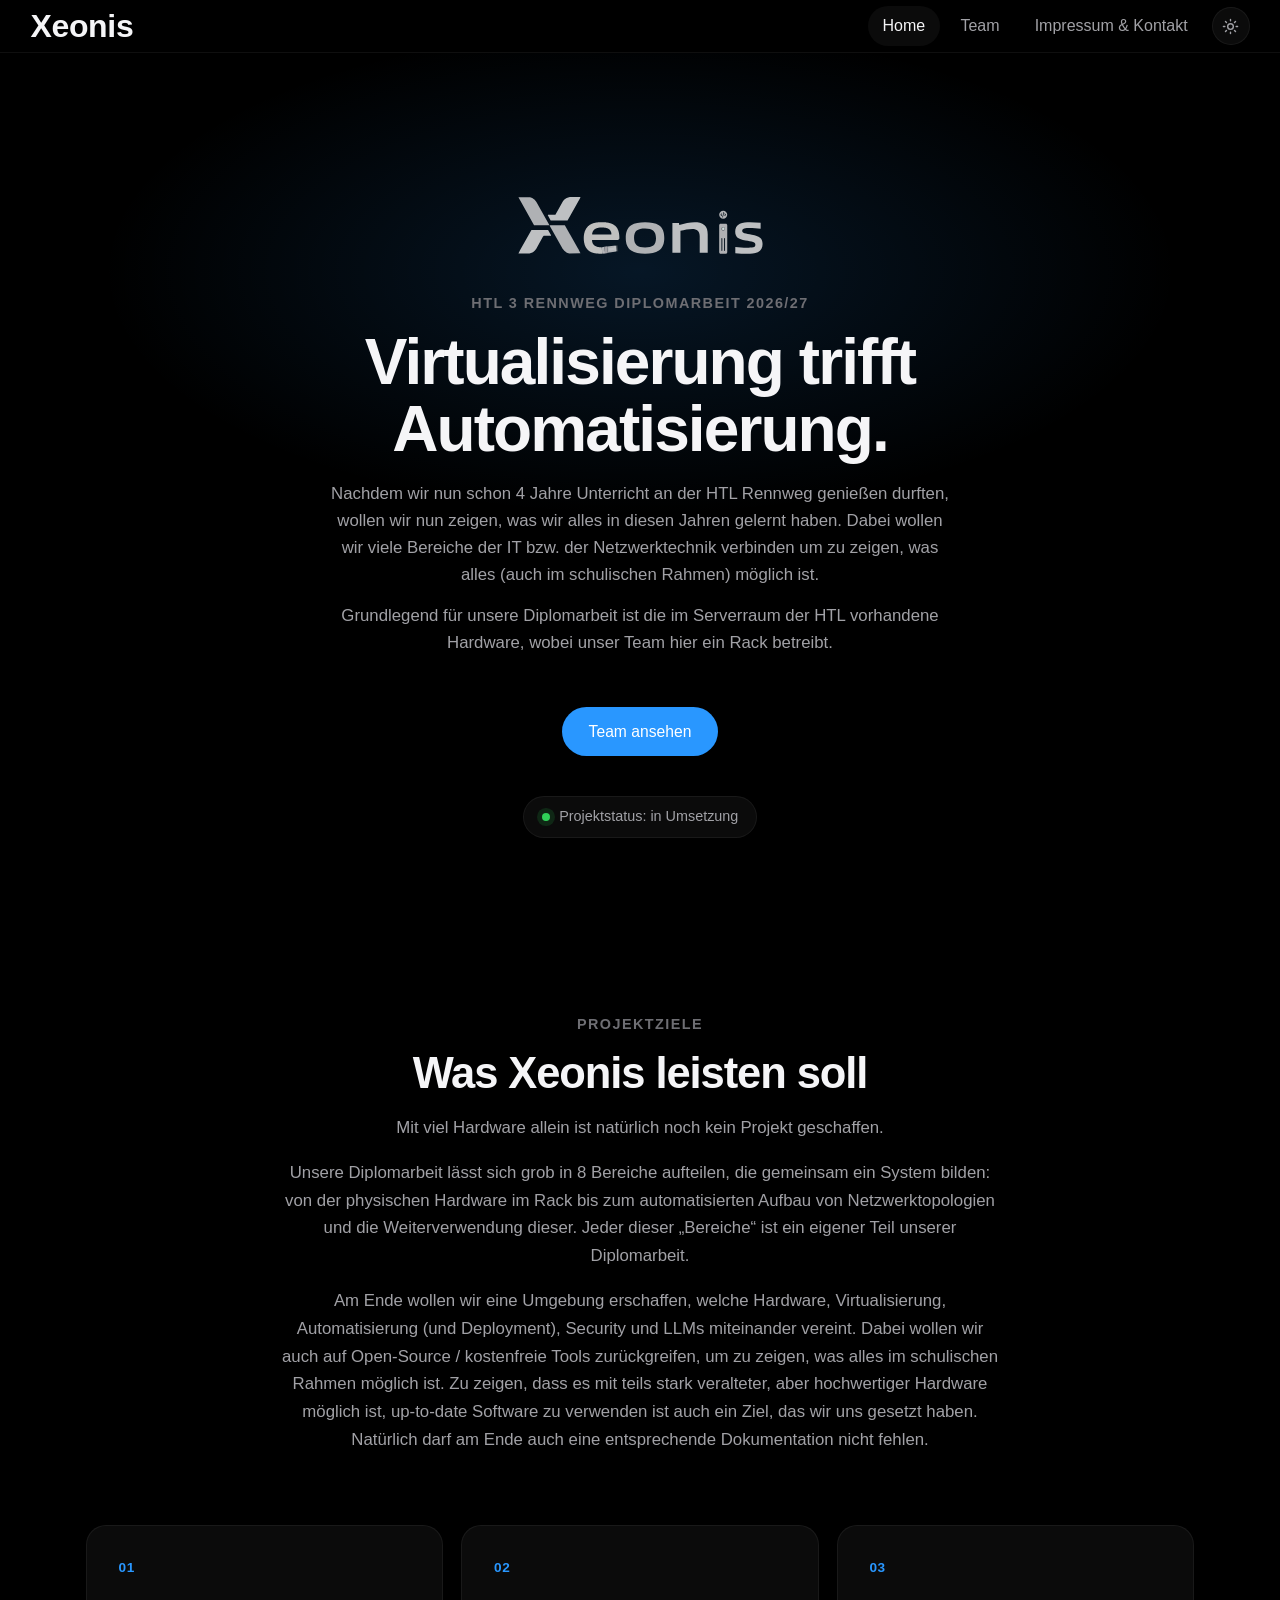
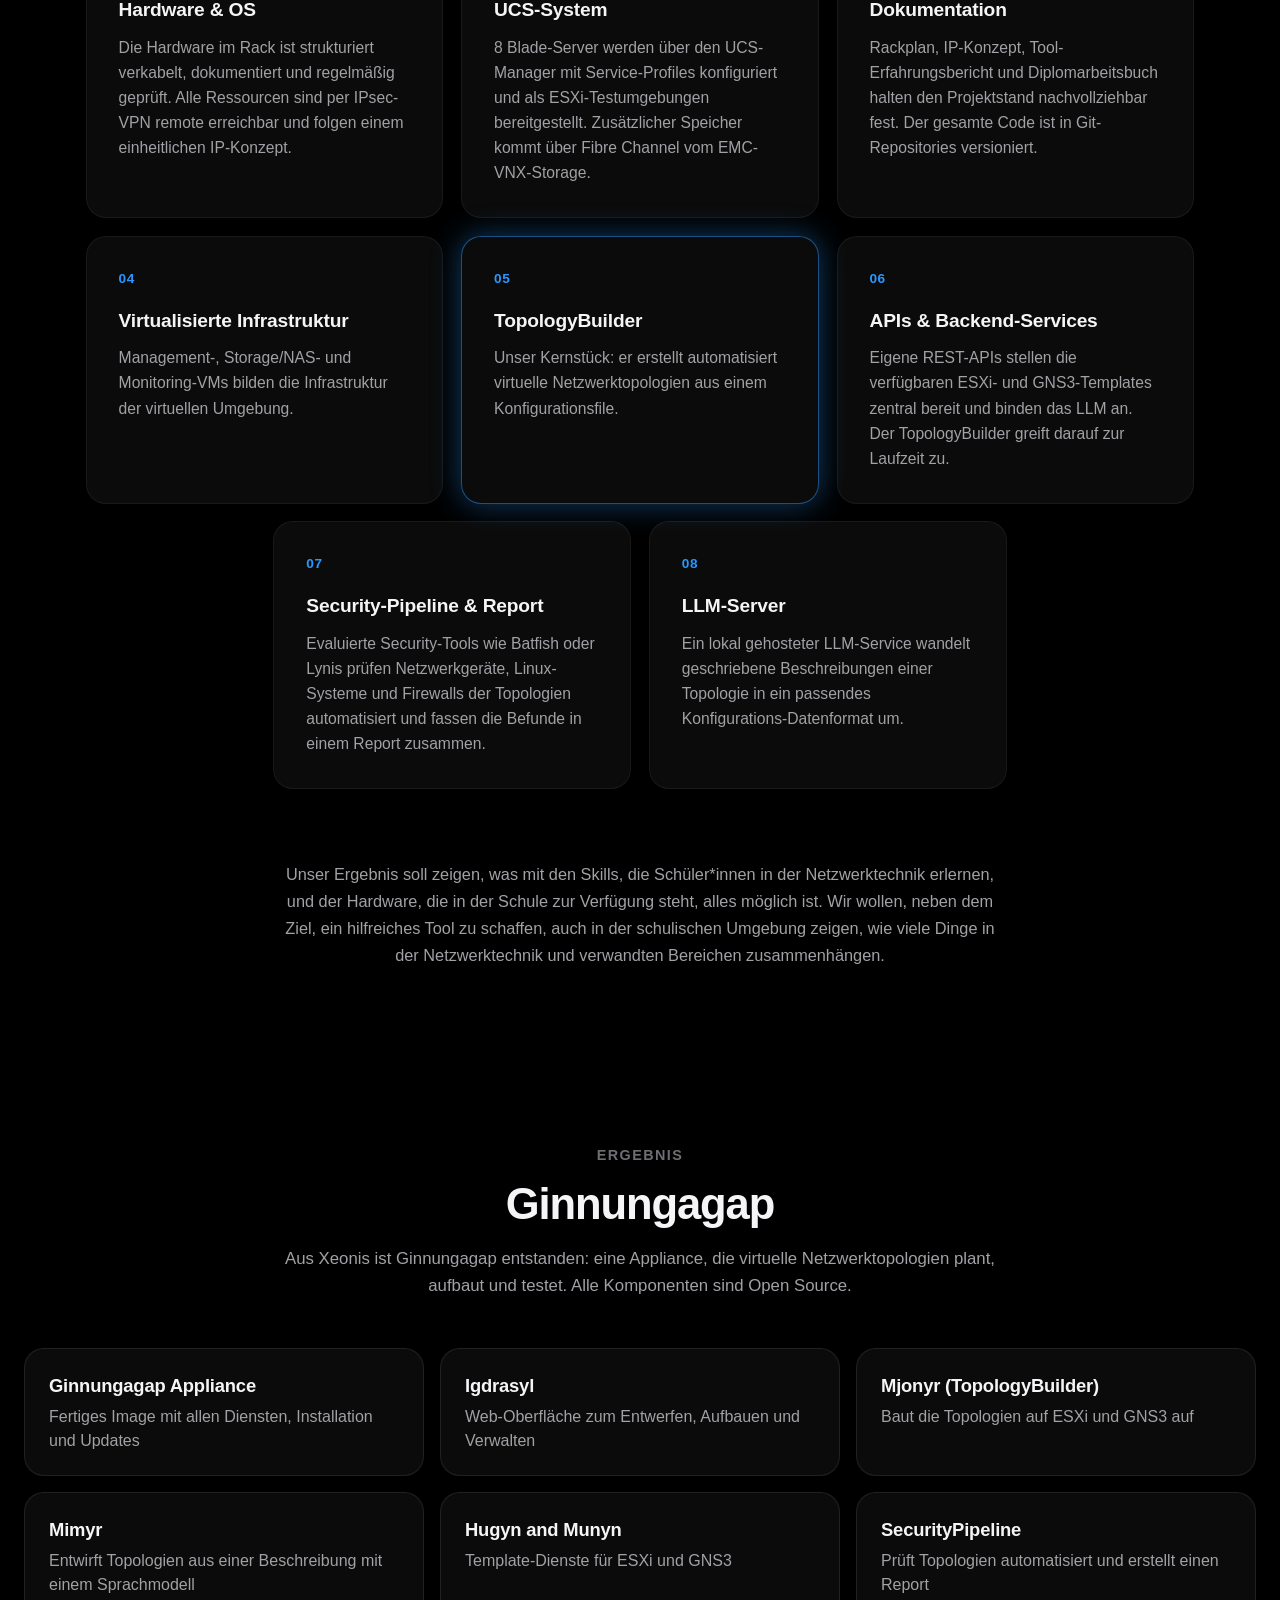
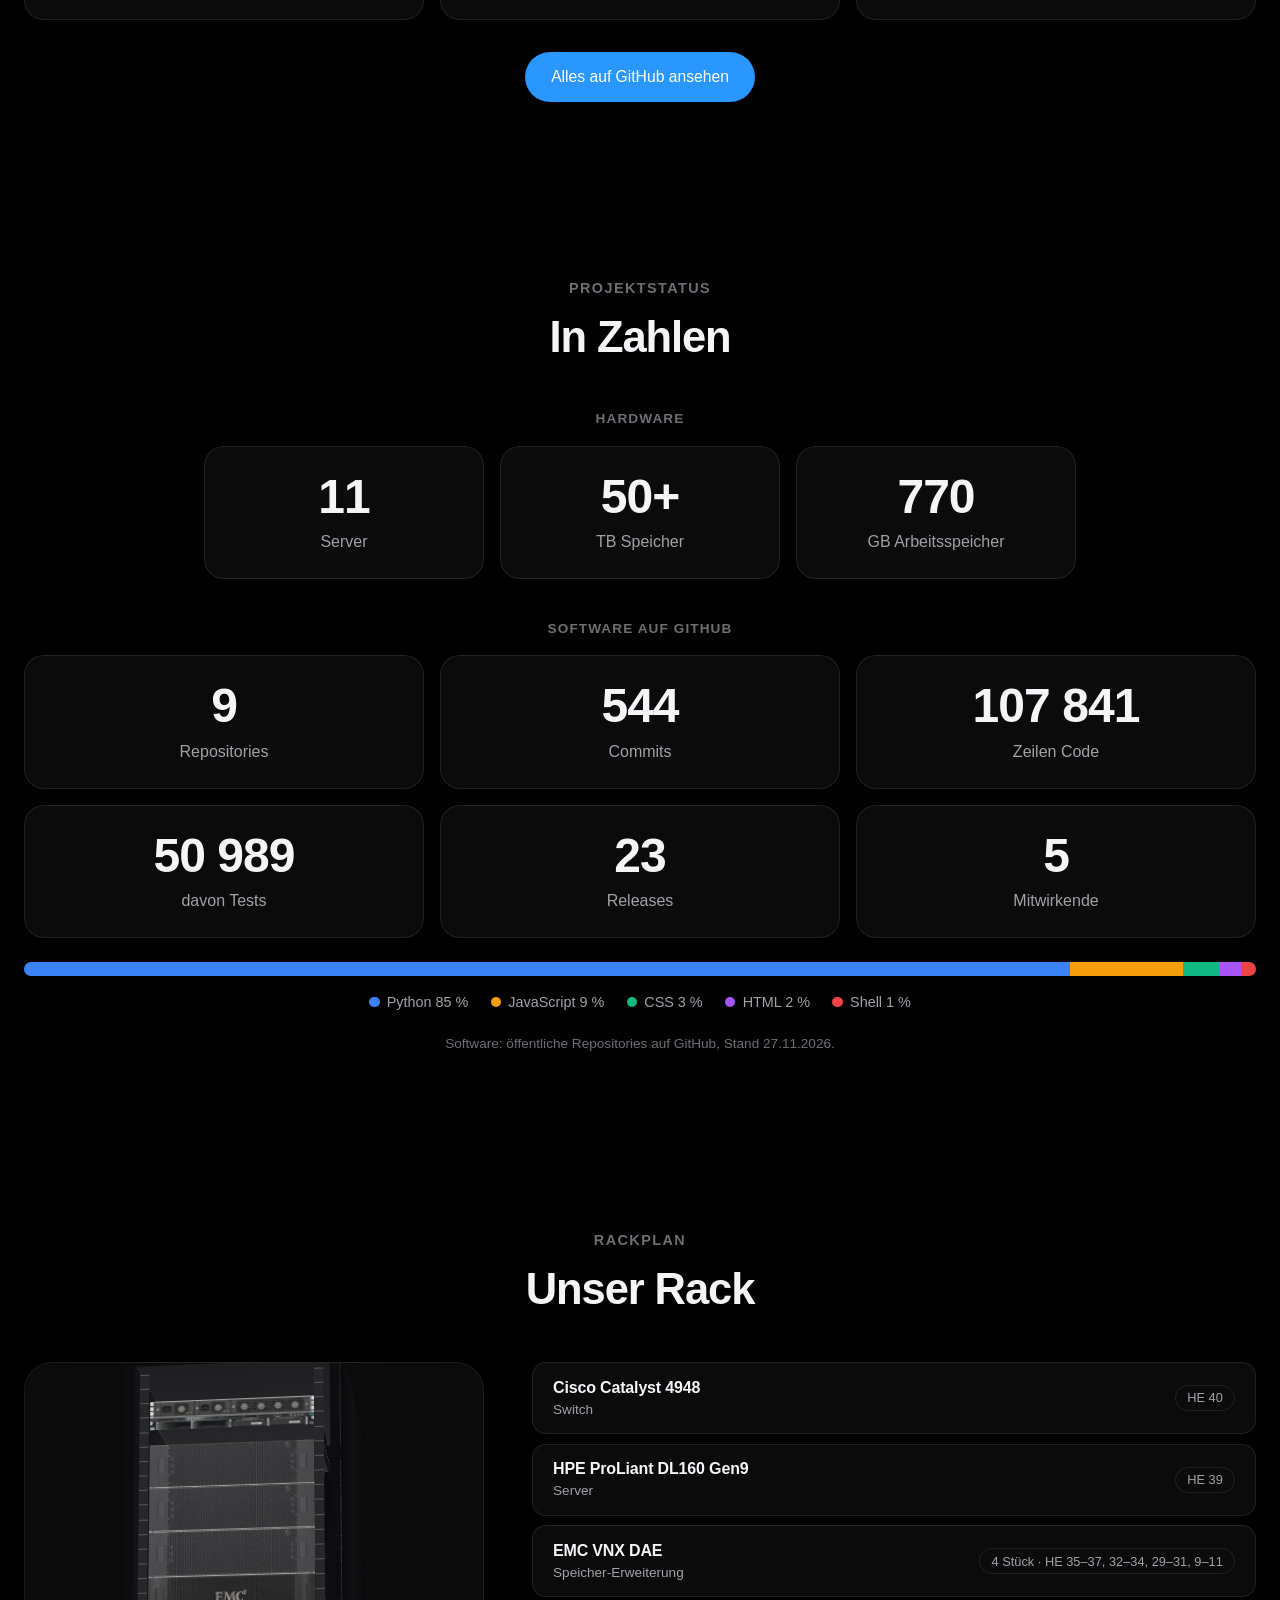
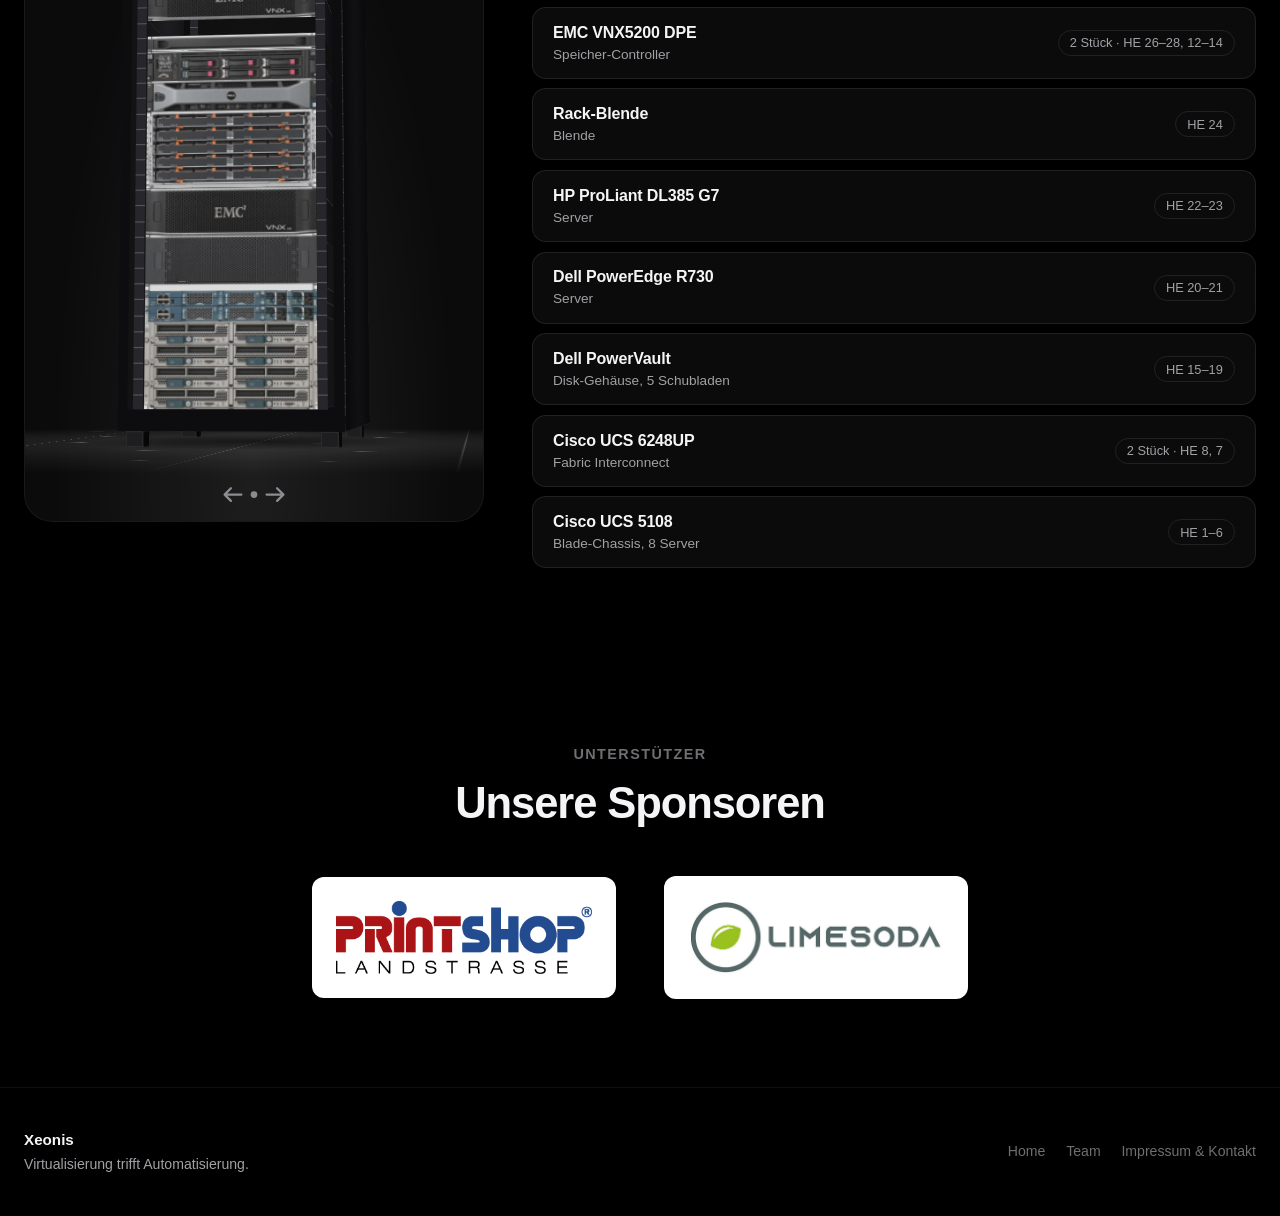
<file: index.html>
<!DOCTYPE html>
<html lang="de">
<head>
    <meta charset="UTF-8">
    <script>(function(){try{if(localStorage.getItem('xeonis-theme')==='light'){document.documentElement.setAttribute('data-theme','light');}}catch(e){}})();</script>
    <meta name="viewport" content="width=device-width, initial-scale=1.0">
    <title>Xeonis | HTL 3 Rennweg Diplomarbeit</title>
    <meta name="description" content="Xeonis ist eine Diplomarbeit der HTL 3 Rennweg: Wir planen, bauen und testen virtuelle Netzwerktopologien automatisiert. Virtualisierung trifft Automatisierung.">
    <link rel="stylesheet" href="css/style.css?v=2">
    <link rel="stylesheet" href="css/rack.css?v=1">
    <link rel="stylesheet" href="css/results.css?v=1">
    <link rel="canonical" href="https://xeonis.dev/">
    <link rel="icon" href="favicon.ico" sizes="any">
    <link rel="icon" type="image/png" sizes="32x32" href="favicon-32.png">
    <link rel="apple-touch-icon" href="apple-touch-icon.png">
    <meta name="theme-color" content="#000000">
    <meta property="og:type" content="website">
    <meta property="og:site_name" content="Xeonis">
    <meta property="og:locale" content="de_AT">
    <meta property="og:title" content="Xeonis | HTL 3 Rennweg Diplomarbeit">
    <meta property="og:description" content="Xeonis ist eine Diplomarbeit der HTL 3 Rennweg: Wir planen, bauen und testen virtuelle Netzwerktopologien automatisiert. Virtualisierung trifft Automatisierung.">
    <meta property="og:url" content="https://xeonis.dev/">
    <meta property="og:image" content="https://xeonis.dev/assets/og-image.png">
    <meta property="og:image:width" content="1200">
    <meta property="og:image:height" content="630">
    <meta property="og:image:alt" content="Xeonis: Virtualisierung trifft Automatisierung.">
    <meta name="twitter:card" content="summary_large_image">
</head>
<body>
<header class="site-header">
    <nav class="navbar container">
        <a href="index.html" class="logo" aria-label="Startseite">
           Xeonis
        </a>

        <div class="nav-right">
            <ul class="nav-links">
                <li><a href="index.html" class="active">Home</a></li>
                <li><a href="team.html">Team</a></li>
                <li><a href="impressum-kontakt.html">Impressum & Kontakt</a></li>
            </ul>

            <button class="theme-toggle" type="button" aria-label="Farbschema wechseln">
                <svg class="icon-sun" viewBox="0 0 24 24" fill="none" stroke="currentColor" stroke-width="2" stroke-linecap="round" stroke-linejoin="round"><circle cx="12" cy="12" r="4"></circle><path d="M12 2v2M12 20v2M4.93 4.93l1.41 1.41M17.66 17.66l1.41 1.41M2 12h2M20 12h2M6.34 17.66l-1.41 1.41M19.07 4.93l-1.41 1.41"></path></svg>
                <svg class="icon-moon" viewBox="0 0 24 24" fill="none" stroke="currentColor" stroke-width="2" stroke-linecap="round" stroke-linejoin="round"><path d="M21 12.79A9 9 0 1 1 11.21 3 7 7 0 0 0 21 12.79Z"></path></svg>
            </button>

            <button class="nav-toggle" aria-label="Navigation öffnen" aria-expanded="false">
                <span></span>
                <span></span>
                <span></span>
            </button>
        </div>
    </nav>
</header>

<main>
    <section class="hero">
        <div class="container hero-inner reveal">
            <img class="hero-logo" id="heroLogo" src="assets/logo_xeonis_v4_light.svg" data-logo-dark="assets/logo_xeonis_v4_light.svg" data-logo-light="assets/logo_xeonis_v2.svg" alt="Xeonis Logo">
            <p class="eyebrow">HTL 3 Rennweg Diplomarbeit 2026/27</p>
            <h1>Virtualisierung trifft Automatisierung.</h1>
            <p class="hero-text">
                Nachdem wir nun schon 4 Jahre Unterricht an der HTL Rennweg genießen durften, wollen wir nun zeigen,
                was wir alles in diesen Jahren gelernt haben. Dabei wollen wir viele Bereiche der IT bzw. der
                Netzwerktechnik verbinden um zu zeigen, was alles (auch im schulischen Rahmen) möglich ist.
            </p>
            <p class="hero-text">
                Grundlegend für unsere Diplomarbeit ist die im Serverraum der HTL vorhandene Hardware, wobei unser
                Team hier ein Rack betreibt.
            </p>
            <div class="hero-actions">
                <a href="team.html" class="btn btn-primary">Team ansehen</a>
            </div>
            <div class="status-pill">
                <span class="status-dot"></span>
                <span>Projektstatus: in Umsetzung</span>
            </div>
        </div>
    </section>

    <section class="goals" id="ziele">
        <div class="container">

            <div class="goals__head reveal">
                <p class="eyebrow">Projektziele</p>
                <h2>Was Xeonis leisten soll</h2>
                <p class="goals__intro">
                    Mit viel Hardware allein ist natürlich noch kein Projekt geschaffen.
                </p>
                <p class="goals__intro">
                    Unsere Diplomarbeit lässt sich grob in 8 Bereiche aufteilen, die gemeinsam ein System bilden: von der physischen Hardware im Rack bis zum automatisierten Aufbau von Netzwerktopologien und die Weiterverwendung dieser. Jeder dieser „Bereiche“ ist ein eigener Teil unserer Diplomarbeit.
                </p>
                <p class="goals__intro">
                    Am Ende wollen wir eine Umgebung erschaffen, welche Hardware, Virtualisierung, Automatisierung (und Deployment), Security und LLMs miteinander vereint. Dabei wollen wir auch auf Open-Source / kostenfreie Tools zurückgreifen, um zu zeigen, was alles im schulischen Rahmen möglich ist.
                    Zu zeigen, dass es mit teils stark veralteter, aber hochwertiger Hardware möglich ist, up-to-date Software zu verwenden ist auch ein Ziel, das wir uns gesetzt haben. Natürlich darf am Ende auch eine entsprechende Dokumentation nicht fehlen.
                </p>
            </div>

            <br>

            <ol class="bento-grid">

                <li class="bento-card reveal">
                    <span class="bento-number">01</span>
                    <h3 class="bento-title">Hardware &amp; OS</h3>
                    <p class="bento-text">
                        Die Hardware im Rack ist strukturiert verkabelt, dokumentiert und regelmäßig geprüft. 
                        Alle Ressourcen sind per IPsec-VPN remote erreichbar und folgen einem einheitlichen IP-Konzept.
                    </p>
                </li>

                <li class="bento-card reveal">
                    <span class="bento-number">02</span>
                    <h3 class="bento-title">UCS-System</h3>
                    <p class="bento-text">
                        8 Blade-Server werden über den UCS-Manager mit Service-Profiles konfiguriert und als ESXi-Testumgebungen bereitgestellt. 
                        Zusätzlicher Speicher kommt über Fibre Channel vom EMC-VNX-Storage.
                    </p>
                </li>

                <li class="bento-card reveal">
                    <span class="bento-number">03</span>
                    <h3 class="bento-title">Dokumentation</h3>
                    <p class="bento-text">
                        Rackplan, IP-Konzept, Tool-Erfahrungsbericht und Diplomarbeitsbuch 
                        halten den Projektstand nachvollziehbar fest. Der gesamte Code ist in Git-Repositories versioniert.
                    </p>
                </li>

                <li class="bento-card reveal">
                    <span class="bento-number">04</span>
                    <h3 class="bento-title">Virtualisierte Infrastruktur</h3>
                    <p class="bento-text">
                        Management-, Storage/NAS- und Monitoring-VMs bilden
                        die Infrastruktur der virtuellen Umgebung.
                    </p>
                </li>

                <li class="bento-card reveal">
                    <span class="bento-number">05</span>
                    <h3 class="bento-title">TopologyBuilder</h3>
                    <p class="bento-text">
                        Unser Kernstück: er erstellt automatisiert virtuelle
                        Netzwerktopologien aus einem Konfigurationsfile.
                    </p>
                </li>

                <li class="bento-card reveal">
                    <span class="bento-number">06</span>
                    <h3 class="bento-title">APIs &amp; Backend-Services</h3>
                    <p class="bento-text">
                        Eigene REST-APIs stellen die verfügbaren ESXi- und GNS3-Templates zentral 
                        bereit und binden das LLM an. Der TopologyBuilder greift darauf zur Laufzeit zu.
                    </p>
                </li>


                <li class="bento-card reveal">
                    <span class="bento-number">07</span>
                    <h3 class="bento-title">Security-Pipeline &amp; Report</h3>
                    <p class="bento-text">
                        Evaluierte Security-Tools wie Batfish oder Lynis prüfen Netzwerkgeräte, 
                        Linux-Systeme und Firewalls der Topologien automatisiert und fassen die Befunde in einem Report zusammen.
                    </p>
                </li>

                <li class="bento-card reveal">
                    <span class="bento-number">08</span>
                    <h3 class="bento-title">LLM-Server</h3>
                    <p class="bento-text">
                        Ein lokal gehosteter LLM-Service wandelt geschriebene Beschreibungen einer Topologie in ein passendes
                        Konfigurations-Datenformat um.
                    </p>
                </li>

            </ol>

            <br>

            <p class="goals__footnote reveal">
                Unser Ergebnis soll zeigen, was mit den Skills, die Schüler*innen in der Netzwerktechnik erlernen, und der Hardware, die in der Schule zur Verfügung steht, alles möglich ist. 
                Wir wollen, neben dem Ziel, ein hilfreiches Tool zu schaffen, auch in der schulischen Umgebung zeigen, wie viele Dinge in der Netzwerktechnik und verwandten Bereichen zusammenhängen.
            </p>

        </div>
    </section>

    <section class="section" id="ergebnis">
        <div class="container">
            <div class="section-heading reveal">
                <p class="eyebrow">Ergebnis</p>
                <h2>Ginnungagap</h2>
                <p class="goals__intro">
                    Aus Xeonis ist Ginnungagap entstanden: eine Appliance, die virtuelle Netzwerktopologien plant, aufbaut und testet.
                    Alle Komponenten sind Open Source.
                </p>
            </div>

            <ul class="result-grid">
                <li class="reveal"><a class="result-card" href="https://github.com/HTL3R-Xeonis/Ginnungagap-Appliance" target="_blank" rel="noopener noreferrer"><span class="result-name">Ginnungagap Appliance</span><span class="result-role">Fertiges Image mit allen Diensten, Installation und Updates</span></a></li>
                <li class="reveal"><a class="result-card" href="https://github.com/HTL3R-Xeonis/Igdrasyl" target="_blank" rel="noopener noreferrer"><span class="result-name">Igdrasyl</span><span class="result-role">Web-Oberfläche zum Entwerfen, Aufbauen und Verwalten</span></a></li>
                <li class="reveal"><a class="result-card" href="https://github.com/HTL3R-Xeonis/TopologyBuilder/tree/Mjonyr" target="_blank" rel="noopener noreferrer"><span class="result-name">Mjonyr (TopologyBuilder)</span><span class="result-role">Baut die Topologien auf ESXi und GNS3 auf</span></a></li>
                <li class="reveal"><a class="result-card" href="https://github.com/HTL3R-Xeonis/Mimyr" target="_blank" rel="noopener noreferrer"><span class="result-name">Mimyr</span><span class="result-role">Entwirft Topologien aus einer Beschreibung mit einem Sprachmodell</span></a></li>
                <li class="reveal"><a class="result-card" href="https://github.com/HTL3R-Xeonis/Hugyn-and-Munyn" target="_blank" rel="noopener noreferrer"><span class="result-name">Hugyn and Munyn</span><span class="result-role">Template-Dienste für ESXi und GNS3</span></a></li>
                <li class="reveal"><a class="result-card" href="https://github.com/HTL3R-Xeonis/SecurityPipeline" target="_blank" rel="noopener noreferrer"><span class="result-name">SecurityPipeline</span><span class="result-role">Prüft Topologien automatisiert und erstellt einen Report</span></a></li>
            </ul>

            <p class="result-actions reveal">
                <a class="btn btn-primary" href="https://github.com/HTL3R-Xeonis" target="_blank" rel="noopener noreferrer">Alles auf GitHub ansehen</a>
            </p>
        </div>
    </section>

    <section class="section" id="status">
        <div class="container">
            <div class="section-heading reveal">
                <p class="eyebrow">Projektstatus</p>
                <h2>In Zahlen</h2>
            </div>

            <h3 class="stats-group reveal">Hardware</h3>
            <div class="stats-grid stats-grid--auto reveal" id="hwGrid">
                <div class="stat" hidden><span class="stat-value" data-hw="servers">–</span><span class="stat-label">Server</span></div>
                <div class="stat" hidden><span class="stat-value" data-hw="storage_tb">–</span><span class="stat-label">TB Speicher</span></div>
                <div class="stat" hidden><span class="stat-value" data-hw="ram_gb">–</span><span class="stat-label">GB Arbeitsspeicher</span></div>
            </div>

            <h3 class="stats-group reveal">Software auf GitHub</h3>
            <div class="stats-grid reveal" id="statsGrid">
                <div class="stat"><span class="stat-value" data-stat="repos">–</span><span class="stat-label">Repositories</span></div>
                <div class="stat"><span class="stat-value" data-stat="commits">–</span><span class="stat-label">Commits</span></div>
                <div class="stat"><span class="stat-value" data-stat="code_lines">–</span><span class="stat-label">Zeilen Code</span></div>
                <div class="stat"><span class="stat-value" data-stat="test_lines">–</span><span class="stat-label">davon Tests</span></div>
                <div class="stat"><span class="stat-value" data-stat="releases">–</span><span class="stat-label">Releases</span></div>
                <div class="stat"><span class="stat-value" data-stat="contributors">–</span><span class="stat-label">Mitwirkende</span></div>
            </div>
            <div class="lang-bar reveal" id="langBar" role="img" aria-label="Anteile der Programmiersprachen"></div>
            <ul class="lang-legend" id="langLegend"></ul>
            <p class="stats-note">Software: öffentliche Repositories auf GitHub, Stand <span id="statsDate">–</span>.</p>
        </div>
    </section>

    <section class="section" id="rackplan">
        <div class="container">
            <div class="section-heading reveal">
                <p class="eyebrow">Rackplan</p>
                <h2>Unser Rack</h2>
            </div>

            <div class="rack-layout">
                <div class="rack-viewer">
                    <div class="rack-stage" id="rackStage" tabindex="0"
                         role="group" aria-label="3D-Ansicht des Racks, mit Maus, Finger oder Pfeiltasten drehbar">
                        <div class="rack-3d" id="rack3d"></div>
                        <svg class="rack-drag-hint" viewBox="0 0 64 24" fill="none" stroke="currentColor" stroke-width="2.2" stroke-linecap="round" stroke-linejoin="round" aria-hidden="true"><g class="hint-arrows"><path d="M20 12H4M10 6l-6 6 6 6"/><path d="M44 12h16M54 6l6 6-6 6"/></g><circle cx="32" cy="12" r="3.2" fill="currentColor" stroke="none"/></svg>
                        <noscript><img src="assets/rack/rack-front.webp" width="930" height="2977" alt="Rack von vorne" style="height:100%;width:auto"></noscript>
                    </div>
                </div>

                <ul class="rack-list" id="rackList"></ul>
            </div>
        </div>
    </section>

    <section class="section">
        <div class="container">
            <div class="section-heading reveal">
                <p class="eyebrow">Unterstützer</p>
                <h2>Unsere Sponsoren</h2>
            </div>
            <div class="sponsor-logos">
                <figure class="sponsor-logo reveal">
                    <a href="https://www.printshop-landstrasse.at" target="_blank" rel="noopener noreferrer" aria-label="Zur Website von Printshop Landstraße">
                        <img width="400" height="114" src="assets/logo_printshop_landstr.webp" alt="Printshop Landstraße">
                    </a>
                </figure>

                <figure class="sponsor-logo reveal">
                    <a href="https://www.limesoda.com" target="_blank" rel="noopener noreferrer" aria-label="Zur Website von LimeSoda">
                        <img width="1032" height="302" src="assets/logo_limesoda.jpg" alt="LimeSoda">
                    </a>
                </figure>
            </div>
        </div>
    </section>

</main>

<footer class="site-footer">
    <div class="container footer-grid">
        <div>
            <strong>Xeonis</strong>
            <p> Virtualisierung trifft Automatisierung.</p>
        </div>
        <div class="footer-links">
            <a href="index.html">Home</a>
            <a href="team.html">Team</a>
            <a href="impressum-kontakt.html">Impressum & Kontakt</a>
        </div>
    </div>
</footer>

<script src="js/main.js"></script>
<script src="js/stats.js"></script>
<script src="js/rack.js"></script>
</body>
</html>
</file>
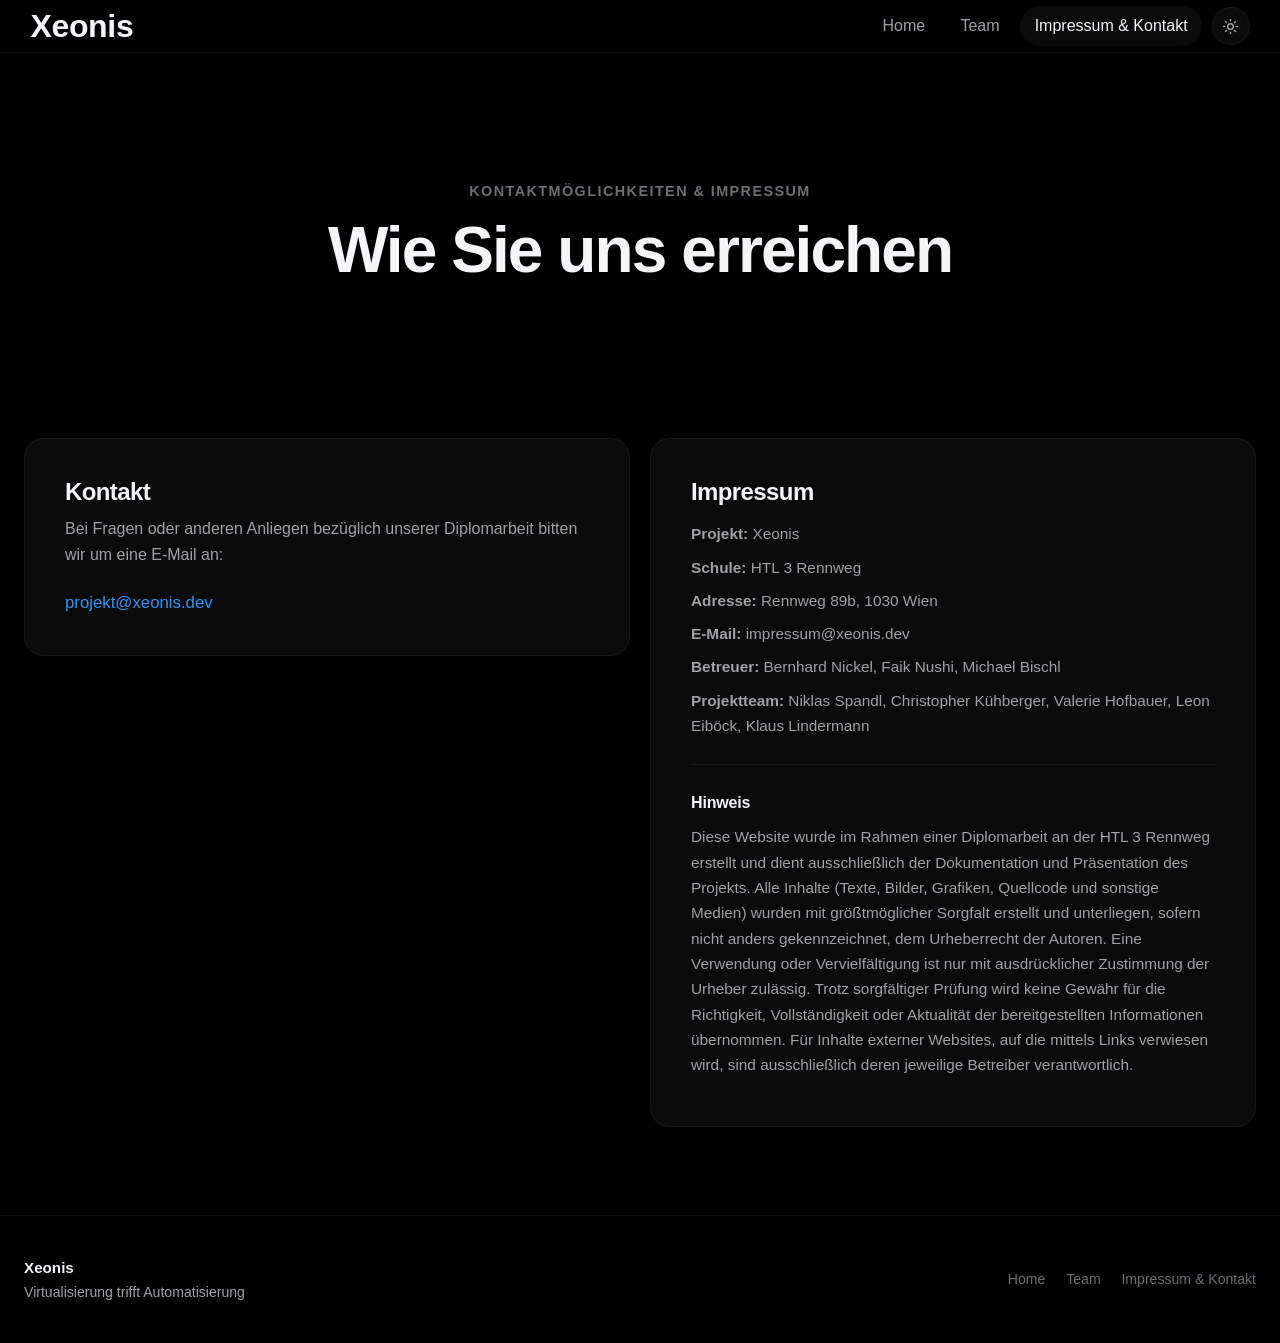
<file: impressum-kontakt.html>
<!DOCTYPE html>
<html lang="de">
<head>
    <meta charset="UTF-8">
    <script>(function(){try{if(localStorage.getItem('xeonis-theme')==='light'){document.documentElement.setAttribute('data-theme','light');}}catch(e){}})();</script>
    <meta name="viewport" content="width=device-width, initial-scale=1.0">
    <title>Impressum & Kontakt | Xeonis</title>
    <meta name="description" content="Impressum und Kontakt zur Diplomarbeit Xeonis der HTL 3 Rennweg.">
    <link rel="stylesheet" href="css/style.css?v=2">
    <link rel="canonical" href="https://xeonis.dev/impressum-kontakt.html">
    <link rel="icon" href="favicon.ico" sizes="any">
    <link rel="icon" type="image/png" sizes="32x32" href="favicon-32.png">
    <link rel="apple-touch-icon" href="apple-touch-icon.png">
    <meta name="theme-color" content="#000000">
    <meta property="og:type" content="website">
    <meta property="og:site_name" content="Xeonis">
    <meta property="og:locale" content="de_AT">
    <meta property="og:title" content="Impressum &amp; Kontakt | Xeonis">
    <meta property="og:description" content="Impressum und Kontakt zur Diplomarbeit Xeonis der HTL 3 Rennweg.">
    <meta property="og:url" content="https://xeonis.dev/impressum-kontakt.html">
    <meta property="og:image" content="https://xeonis.dev/assets/og-image.png">
    <meta property="og:image:width" content="1200">
    <meta property="og:image:height" content="630">
    <meta property="og:image:alt" content="Xeonis: Virtualisierung trifft Automatisierung.">
    <meta name="twitter:card" content="summary_large_image">
</head>
<body>
<header class="site-header">
    <nav class="navbar container">
        <a href="index.html" class="logo" aria-label="Startseite">
            Xeonis
        </a>

        <div class="nav-right">
            <ul class="nav-links">
                <li><a href="index.html">Home</a></li>
                <li><a href="team.html">Team</a></li>
                <li><a href="impressum-kontakt.html" class="active">Impressum & Kontakt</a></li>
            </ul>

            <button class="theme-toggle" type="button" aria-label="Farbschema wechseln">
                <svg class="icon-sun" viewBox="0 0 24 24" fill="none" stroke="currentColor" stroke-width="2" stroke-linecap="round" stroke-linejoin="round"><circle cx="12" cy="12" r="4"></circle><path d="M12 2v2M12 20v2M4.93 4.93l1.41 1.41M17.66 17.66l1.41 1.41M2 12h2M20 12h2M6.34 17.66l-1.41 1.41M19.07 4.93l-1.41 1.41"></path></svg>
                <svg class="icon-moon" viewBox="0 0 24 24" fill="none" stroke="currentColor" stroke-width="2" stroke-linecap="round" stroke-linejoin="round"><path d="M21 12.79A9 9 0 1 1 11.21 3 7 7 0 0 0 21 12.79Z"></path></svg>
            </button>

            <button class="nav-toggle" aria-label="Navigation öffnen" aria-expanded="false">
                <span></span>
                <span></span>
                <span></span>
            </button>
        </div>
    </nav>
</header>

<main>
    <section class="page-hero section">
        <div class="container reveal">
            <p class="eyebrow">Kontaktmöglichkeiten & Impressum</p>
            <h1>Wie Sie uns erreichen</h1>
        </div>
    </section>

    <section class="section contact-section">
        <div class="container contact-grid">
            <div class="contact-card reveal">
                <h2>Kontakt</h2>
                <p>Bei Fragen oder anderen Anliegen bezüglich unserer Diplomarbeit bitten wir um eine E-Mail an:</p>
                <div class="email-links">
                    <a class="email-link" href="mailto:projekt@xeonis.dev">projekt@xeonis.dev</a>
                </div>
            </div>

            <div class="contact-card reveal">
                <aside class="impressum-box reveal">
                    <h2>Impressum</h2>
                    <p><strong>Projekt:</strong> Xeonis</p>
                    <p><strong>Schule:</strong> HTL 3 Rennweg</p>
                    <p><strong>Adresse:</strong> Rennweg 89b, 1030 Wien</p>
                    <p><strong>E-Mail:</strong> impressum@xeonis.dev</p>
                    <p><strong>Betreuer:</strong> Bernhard Nickel, Faik Nushi, Michael Bischl</p>
                    <p><strong>Projektteam:</strong> Niklas Spandl, Christopher Kühberger, Valerie Hofbauer, Leon
                        Eiböck, Klaus Lindermann</p>

                    <hr>

                    <h3>Hinweis</h3>
                    <p>
                        Diese Website wurde im Rahmen einer Diplomarbeit an der HTL 3 Rennweg erstellt und dient
                        ausschließlich der Dokumentation und Präsentation des Projekts. Alle Inhalte (Texte, Bilder,
                        Grafiken, Quellcode und sonstige Medien) wurden mit größtmöglicher Sorgfalt erstellt und
                        unterliegen, sofern nicht anders gekennzeichnet, dem Urheberrecht der Autoren. Eine Verwendung
                        oder Vervielfältigung ist nur mit ausdrücklicher Zustimmung der Urheber zulässig. Trotz
                        sorgfältiger Prüfung wird keine Gewähr für die Richtigkeit, Vollständigkeit oder Aktualität der
                        bereitgestellten Informationen übernommen. Für Inhalte externer Websites, auf die mittels Links
                        verwiesen wird, sind ausschließlich deren jeweilige Betreiber verantwortlich.
                    </p>
                </aside>
            </div>
        </div>
    </section>
</main>

<footer class="site-footer">
    <div class="container footer-grid">
        <div>
            <strong>Xeonis</strong>
            <p> Virtualisierung trifft Automatisierung</p>
        </div>
        <div class="footer-links">
            <a href="index.html">Home</a>
            <a href="team.html">Team</a>
            <a href="impressum-kontakt.html">Impressum & Kontakt</a>
        </div>
    </div>
</footer>

<script src="js/main.js"></script>
</body>
</html>
</file>
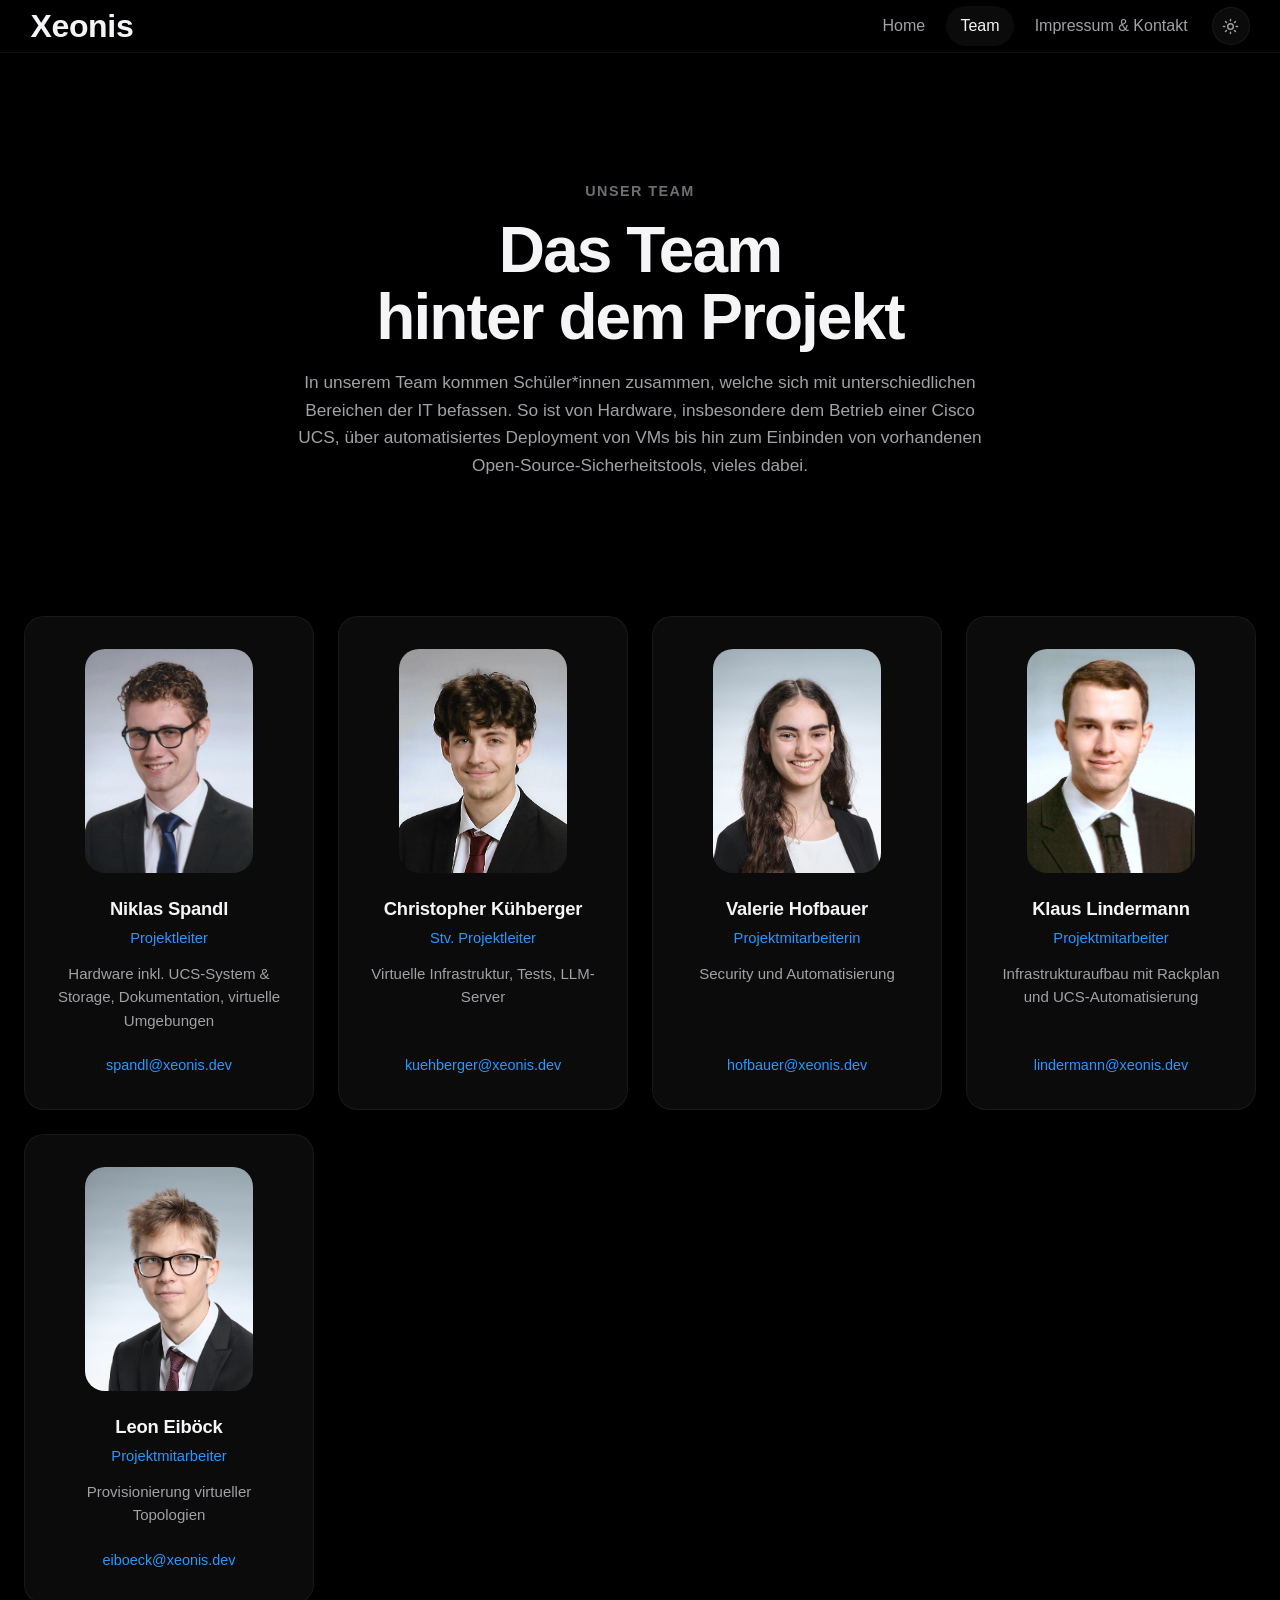
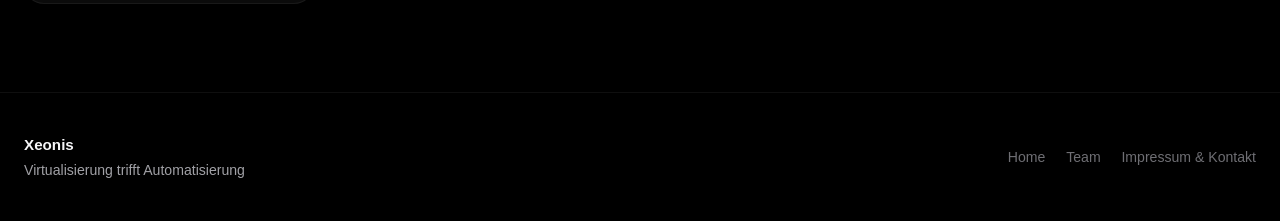
<file: team.html>
<!DOCTYPE html>
<html lang="de">
<head>
    <meta charset="UTF-8">
    <script>(function(){try{if(localStorage.getItem('xeonis-theme')==='light'){document.documentElement.setAttribute('data-theme','light');}}catch(e){}})();</script>
    <meta name="viewport" content="width=device-width, initial-scale=1.0">
    <title>Team | Xeonis</title>
    <meta name="description" content="Das Team hinter Xeonis, der Diplomarbeit der HTL 3 Rennweg.">
    <link rel="stylesheet" href="css/style.css?v=2">
    <link rel="canonical" href="https://xeonis.dev/team.html">
    <link rel="icon" href="favicon.ico" sizes="any">
    <link rel="icon" type="image/png" sizes="32x32" href="favicon-32.png">
    <link rel="apple-touch-icon" href="apple-touch-icon.png">
    <meta name="theme-color" content="#000000">
    <meta property="og:type" content="website">
    <meta property="og:site_name" content="Xeonis">
    <meta property="og:locale" content="de_AT">
    <meta property="og:title" content="Team | Xeonis">
    <meta property="og:description" content="Das Team hinter Xeonis, der Diplomarbeit der HTL 3 Rennweg.">
    <meta property="og:url" content="https://xeonis.dev/team.html">
    <meta property="og:image" content="https://xeonis.dev/assets/og-image.png">
    <meta property="og:image:width" content="1200">
    <meta property="og:image:height" content="630">
    <meta property="og:image:alt" content="Xeonis: Virtualisierung trifft Automatisierung.">
    <meta name="twitter:card" content="summary_large_image">
</head>
<body>
    <header class="site-header">
        <nav class="navbar container">
            <a href="index.html" class="logo" aria-label="Startseite">
                Xeonis
            </a>

            <div class="nav-right">
                <ul class="nav-links">
                    <li><a href="index.html">Home</a></li>
                    <li><a href="team.html" class="active">Team</a></li>
                    <li><a href="impressum-kontakt.html">Impressum & Kontakt</a></li>
                </ul>

                <button class="theme-toggle" type="button" aria-label="Farbschema wechseln">
                    <svg class="icon-sun" viewBox="0 0 24 24" fill="none" stroke="currentColor" stroke-width="2" stroke-linecap="round" stroke-linejoin="round"><circle cx="12" cy="12" r="4"></circle><path d="M12 2v2M12 20v2M4.93 4.93l1.41 1.41M17.66 17.66l1.41 1.41M2 12h2M20 12h2M6.34 17.66l-1.41 1.41M19.07 4.93l-1.41 1.41"></path></svg>
                    <svg class="icon-moon" viewBox="0 0 24 24" fill="none" stroke="currentColor" stroke-width="2" stroke-linecap="round" stroke-linejoin="round"><path d="M21 12.79A9 9 0 1 1 11.21 3 7 7 0 0 0 21 12.79Z"></path></svg>
                </button>

                <button class="nav-toggle" aria-label="Navigation öffnen" aria-expanded="false">
                    <span></span>
                    <span></span>
                    <span></span>
                </button>
            </div>
        </nav>
    </header>

    <main>
        <section class="page-hero section">
            <div class="container reveal">
                <p class="eyebrow">Unser Team</p>
                <h1>Das Team <br> hinter dem Projekt</h1>
                <p>In unserem Team kommen Schüler*innen zusammen, welche sich mit unterschiedlichen Bereichen der IT befassen.
                    So ist von Hardware, insbesondere dem Betrieb einer Cisco UCS, über automatisiertes Deployment von VMs bis hin zum Einbinden von vorhandenen
                    Open-Source-Sicherheitstools, vieles dabei. </p>
            </div>
        </section>

        <section class="section">
            <div class="container team-grid">
                <article class="team-card reveal">
                    <div class="avatar-placeholder">
                        <img width="1459" height="2048" class="avatar" src="assets/Foto_Niklas_Spandl_5CN.jpeg" alt="Foto von Niklas Spandl">
                    </div>
                    <h2>Niklas Spandl</h2>
                    <p class="role">Projektleiter</p>
                    <p>Hardware inkl. UCS-System & Storage, Dokumentation, virtuelle Umgebungen</p>
                    <a class="team-email" href="mailto:spandl@xeonis.dev">spandl@xeonis.dev</a>
                </article>

                <article class="team-card reveal">
                    <div class="avatar-placeholder">
                        <img width="493" height="705" class="avatar" src="assets/Foto_Christopher_Kuehberger_5CN.webp" alt="Foto von Christopher Kühberger">
                    </div>
                    <h2>Christopher Kühberger</h2>
                    <p class="role">Stv. Projektleiter</p>
                    <p>Virtuelle Infrastruktur, Tests, LLM-Server</p>
                    <a class="team-email" href="mailto:kuehberger@xeonis.dev">kuehberger@xeonis.dev</a>
                </article>

                <article class="team-card reveal">
                    <div class="avatar-placeholder">
                        <img width="443" height="665" class="avatar" src="assets/Foto_Valerie_Hofbauer_5CN.jpg" alt="Foto von Valerie Hofbauer">
                    </div>
                    <h2>Valerie Hofbauer</h2>
                    <p class="role">Projektmitarbeiterin</p>
                    <p>Security und Automatisierung</p>
                    <a class="team-email" href="mailto:hofbauer@xeonis.dev">hofbauer@xeonis.dev</a>
                </article>

                <article class="team-card reveal">
                    <div class="avatar-placeholder">
                        <img width="337" height="481" class="avatar" src="assets/Foto_Klaus_Lindermann_5CN.webp" alt="Foto von Klaus Lindermann">
                    </div>
                    <h2>Klaus Lindermann</h2>
                    <p class="role">Projektmitarbeiter</p>
                    <p>Infrastrukturaufbau mit Rackplan und UCS-Automatisierung</p>
                    <a class="team-email" href="mailto:lindermann@xeonis.dev">lindermann@xeonis.dev</a>
                </article>

                <article class="team-card reveal">
                    <div class="avatar-placeholder">
                        <img width="443" height="665" class="avatar" src="assets/Foto_Leon_Eiboeck_5CN.jpg" alt="Foto von Leon Eiböck">
                    </div>
                    <h2>Leon Eiböck</h2>
                    <p class="role">Projektmitarbeiter</p>
                    <p>Provisionierung virtueller Topologien</p>
                    <a class="team-email" href="mailto:eiboeck@xeonis.dev">eiboeck@xeonis.dev</a>
                </article>


            </div>
        </section>

    </main>

    <footer class="site-footer">
        <div class="container footer-grid">
            <div>
                <strong>Xeonis</strong>
                <p> Virtualisierung trifft Automatisierung</p>
            </div>
            <div class="footer-links">
                <a href="index.html">Home</a>
                <a href="team.html">Team</a>
                <a href="impressum-kontakt.html">Impressum & Kontakt</a>
            </div>
        </div>
    </footer>

    <script src="js/main.js"></script>
</body>
</html>
</file>
<file: css/style.css>
:root {
    --bg: #000000;
    --bg-elevated: #0b0b0d;
    --surface: rgba(255, 255, 255, 0.045);
    --surface-strong: rgba(255, 255, 255, 0.08);
    --border: rgba(255, 255, 255, 0.09);
    --border-soft: rgba(255, 255, 255, 0.06);
    --text: #f5f5f7;
    --text-secondary: #a1a1a6;
    --text-tertiary: #6e6e73;
    --accent: #2997ff;
    --accent-dark: #0066cc;
    --success: #30d158;
    --shadow-soft: 0 30px 60px rgba(0, 0, 0, 0.45);
    --shadow-lift: 0 24px 48px rgba(0, 0, 0, 0.5);
    --header-bg: rgba(0, 0, 0, 0.72);
    --overlay-bg: rgba(10, 10, 12, 0.96);
    --radius-lg: 28px;
    --radius-md: 20px;
    --radius-sm: 14px;
    --max-width: 1280px;
    --header-height: 52px;
    --space-xl: 8rem;
    --space-lg: 5.5rem;
    --space-md: 3rem;
    --space-sm: 1.5rem;
}

:root[data-theme="light"] {
    --bg: #ffffff;
    --bg-elevated: #f5f5f7;
    --surface: rgba(0, 0, 0, 0.035);
    --surface-strong: rgba(0, 0, 0, 0.06);
    --border: rgba(0, 0, 0, 0.1);
    --border-soft: rgba(0, 0, 0, 0.07);
    --text: #1d1d1f;
    --text-secondary: #6e6e73;
    --text-tertiary: #86868b;
    --accent: #0068d6;
    --accent-dark: #0054ac;
    --success: #1fa34d;
    --shadow-soft: 0 30px 60px rgba(0, 0, 0, 0.1);
    --shadow-lift: 0 24px 48px rgba(0, 0, 0, 0.12);
    --header-bg: rgba(255, 255, 255, 0.75);
    --overlay-bg: rgba(255, 255, 255, 0.96);
}

* {
    box-sizing: border-box;
    margin: 0;
    padding: 0;
}

html {
    scroll-behavior: smooth;
}

body {
    font-family: -apple-system, BlinkMacSystemFont, "SF Pro Display", "SF Pro Text", "Helvetica Neue", Arial, sans-serif;
    color: var(--text);
    line-height: 1.5;
    background: var(--bg);
    -webkit-font-smoothing: antialiased;
    text-rendering: optimizeLegibility;
    transition: background-color 0.4s ease, color 0.4s ease;
}

img {
    max-width: 100%;
    height: auto;
    display: block;
}

a {
    color: inherit;
    text-decoration: none;
}

.container {
    width: min(100% - 3rem, var(--max-width));
    margin-inline: auto;
}

.section {
    padding: var(--space-lg) 0;
}

/* Header / Nav */
.site-header {
    position: sticky;
    top: 0;
    z-index: 100;
    background: var(--header-bg);
    backdrop-filter: blur(20px) saturate(180%);
    -webkit-backdrop-filter: blur(20px) saturate(180%);
    border-bottom: 1px solid var(--border-soft);
    transition: background-color 0.4s ease, border-color 0.4s ease;
}

.navbar {
    min-height: var(--header-height);
    display: flex;
    align-items: center;
    justify-content: space-between;
    gap: 1rem;
    padding: 0 0.4rem;
}

.logo {
    display: flex;
    align-items: center;
    gap: 0.6rem;
    font-weight: 600;
    font-size: 2rem;
    letter-spacing: -0.01em;
}

.nav-right {
    display: flex;
    align-items: center;
    gap: 0.6rem;
}

.nav-links {
    display: flex;
    align-items: center;
    gap: 0.4rem;
    list-style: none;
}

.nav-links a {
    display: inline-flex;
    padding: 0.5rem 0.9rem;
    border-radius: 999px;
    color: var(--text-secondary);
    font-weight: 400;
    font-size: 1rem;
    transition: color 0.25s ease, background-color 0.25s ease;
}

.nav-links a:hover,
.nav-links a.active {
    background: var(--surface);
    color: var(--text);
}

.theme-toggle {
    display: inline-flex;
    align-items: center;
    justify-content: center;
    flex-shrink: 0;
    width: 38px;
    height: 38px;
    border: 1px solid var(--border-soft);
    border-radius: 50%;
    background: var(--surface);
    color: var(--text-secondary);
    cursor: pointer;
    transition: background-color 0.25s ease, color 0.25s ease, border-color 0.25s ease;
}

.theme-toggle:hover {
    background: var(--surface-strong);
    color: var(--text);
}

.theme-toggle svg {
    width: 17px;
    height: 17px;
}

.theme-toggle .icon-moon {
    display: none;
}

:root[data-theme="light"] .theme-toggle .icon-sun {
    display: none;
}

:root[data-theme="light"] .theme-toggle .icon-moon {
    display: block;
}

.nav-toggle {
    display: none;
    width: 40px;
    height: 40px;
    border: 1px solid var(--border-soft);
    border-radius: 10px;
    background: var(--surface);
    cursor: pointer;
}

.nav-toggle span {
    display: block;
    width: 18px;
    height: 1.5px;
    margin: 5px auto;
    background: var(--text);
    border-radius: 99px;
}

/* Hero */
.hero {
    padding: calc(var(--space-xl) + 1rem) 0 var(--space-lg);
    text-align: center;
    background: radial-gradient(ellipse 60% 40% at 50% 25%, rgba(41, 151, 255, 0.15), transparent 70%);
}

.hero-inner {
    display: flex;
    flex-direction: column;
    align-items: center;
    max-width: 860px;
}

.hero-logo {
    width: 100%;
    max-width: 245px;
    height: auto;
    object-fit: contain;
    margin: 0 auto 2rem;
}

.eyebrow {
    color: var(--text-tertiary);
    font-weight: 590;
    text-transform: uppercase;
    letter-spacing: 0.1em;
    font-size: 0.90rem;
    margin-bottom: 0.9rem;
}

h1 {
    font-size: clamp(2.6rem, 5vw, 5.4rem);
    font-weight: 600;
    letter-spacing: -0.03em;
    line-height: 1.05;
    margin-bottom: 1.1rem;
}

h2 {
    font-size: clamp(2rem, 3.4vw, 3.6rem);
    font-weight: 600;
    letter-spacing: -0.025em;
    line-height: 1.1;
    margin-bottom: 1rem;
}

h3 {
    font-size: 1.2rem;
    font-weight: 600;
    letter-spacing: -0.01em;
    margin-bottom: 0.6rem;
}

p {
    color: var(--text-secondary);
}

.hero-tagline {
    font-size: 1.1rem;
    color: var(--text-secondary);
    margin-bottom: 1.75rem;
    font-weight: 400;
}

.hero-text {
    max-width: 620px;
    font-size: 1.05rem;
    line-height: 1.6;
    margin: 0 auto 0.9rem;
}

.hero-actions {
    margin-top: 2.25rem;
    display: flex;
    justify-content: center;
    gap: 0.9rem;
}

/* Buttons */
.btn {
    display: inline-flex;
    align-items: center;
    justify-content: center;
    min-height: 46px;
    padding: 0.75rem 1.6rem;
    border-radius: 999px;
    border: 1px solid transparent;
    font-weight: 500;
    font-size: 0.98rem;
    cursor: pointer;
    transition: transform 0.35s cubic-bezier(0.22, 1, 0.36, 1), background-color 0.25s ease, border-color 0.25s ease;
}

.btn:hover {
    transform: translateY(-1px);
}

.btn:active {
    transform: translateY(0);
}

.btn-primary {
    background: var(--accent);
    color: #fff;
}

.btn-primary:hover {
    background: var(--accent-dark);
}

.btn-secondary {
    border-color: var(--border);
    background: var(--surface);
    color: var(--text);
}

.btn-secondary:hover {
    background: var(--surface-strong);
}

/* Status pill */
.status-pill,
.status-box {
    display: inline-flex;
    gap: 0.6rem;
    align-items: center;
    margin-top: 2.5rem;
    padding: 0.55rem 1.1rem;
    border-radius: 999px;
    border: 1px solid var(--border-soft);
    background: var(--surface);
    font-size: 0.90rem;
    color: var(--text-secondary);
}

.status-dot {
    width: 8px;
    height: 8px;
    border-radius: 50%;
    background: var(--success);
    box-shadow: 0 0 0 5px rgba(48, 209, 88, 0.14);
    flex-shrink: 0;
}

.section-heading {
    max-width: 720px;
    margin: 0 auto var(--space-md);
    text-align: center;
}

.section-heading .eyebrow {
    display: block;
    text-align: center;
}

/* Goals / bento grid */
.goals {
    padding: var(--space-lg) 0;
}

.goals__head {
    max-width: 720px;
    margin: 0 auto var(--space-md);
    text-align: center;
}

.goals__intro {
    font-size: 1.05rem;
    line-height: 1.65;
    color: var(--text-secondary);
    margin-bottom: 1.1rem;
}

.goals__intro:last-child {
    margin-bottom: 0;
}

.bento-grid {
    list-style: none;
    display: grid;
    grid-template-columns: repeat(6, 1fr);
    gap: 1.1rem;
    width: 90%;
    margin-inline: auto;
}

.bento-card {
    background: var(--surface);
    border: 1px solid var(--border-soft);
    border-radius: var(--radius-md);
    padding: 2rem;
    transition: transform 0.4s cubic-bezier(0.22, 1, 0.36, 1), background-color 0.4s ease, border-color 0.4s ease;
}

.bento-card {
    grid-column: span 2;
}

.bento-card:nth-last-child(2) {
    grid-column: 2 / span 2;
}

.bento-grid
.bento-card:hover {
    transform: translateY(-4px) scale(1.02);
    background: var(--surface-strong);
    border-color: var(--border);
}

.bento-grid .bento-card:nth-child(5) {
    border-color: color-mix(in srgb, var(--accent) 50%, transparent);
    box-shadow: 0 0 30px color-mix(in srgb, var(--accent) 40%, transparent);
}   

.bento-number {
    display: block;
    font-size: 0.85rem;
    font-weight: 590;
    letter-spacing: 0.04em;
    color: var(--accent);
    margin-bottom: 1.1rem;
}

.bento-title {
    color: var(--text);
}

.bento-text {
    font-size: 0.98rem;
    line-height: 1.6;
    color: var(--text-secondary);
}

.goals__footnote {
    max-width: 720px;
    margin: var(--space-md) auto 0;
    text-align: center;
    font-size: 1.02rem;
    line-height: 1.65;
    color: var(--text-secondary);
}

/* Hardware section */
.hardware-grid {
    display: grid;
    grid-template-columns: repeat(auto-fit, minmax(280px, 1fr));
    gap: 1.1rem;
}

.hardware-card {
    display: flex;
    flex-direction: column;
    gap: 0;
    border-radius: var(--radius-md);
    background: var(--surface);
    border: 1px solid var(--border-soft);
    overflow: hidden;
    transition: transform 0.4s cubic-bezier(0.22, 1, 0.36, 1), background-color 0.4s ease;
}

.hardware-grid
.hardware-card:hover {
    transform: translateY(-4px) scale(1.03);
    background: var(--surface-strong);
}

.hardware-img {
    width: 100%;
    height: clamp(220px, 22vw, 300px);
    object-fit: contain;
    display: block;
    padding: 2rem;
    background: var(--bg-elevated);
}

.hardware-card figcaption {
    padding: 1.4rem 1.5rem 1.6rem;
}

.hardware-card h3 {
    margin-bottom: 0.35rem;
}

.hardware-card p {
    font-size: 0.95rem;
}

.hardware-note {
    text-align: center;
    margin-top: 1.75rem;
    font-size: 0.98rem;
}

/* Page hero (Team / Impressum) */
.page-hero {
    padding: var(--space-xl) 0 var(--space-md);
    text-align: center;
}

.page-hero .container {
    max-width: 700px;
    margin-inline: auto;
}

.page-hero p:not(.eyebrow) {
    font-size: 1.08rem;
    line-height: 1.6;
    margin-top: 0.5rem;
}

/* Team grid */
.team-grid {
    display: grid;
    grid-template-columns: repeat(auto-fit, minmax(230px, 1fr));
    gap: 1.5rem;
}

.team-card {
    display: flex;
    flex-direction: column;
    align-items: center;
    text-align: center;
    gap: 0.35rem;
    padding: 2rem 1.5rem;
    border-radius: var(--radius-md);
    background: var(--surface);
    border: 1px solid var(--border-soft);
    transition: transform 0.4s cubic-bezier(0.22, 1, 0.36, 1), background-color 0.4s ease;
}

.team-card:hover {
    transform: translateY(-4px);
    background: var(--surface-strong);
}

.avatar-placeholder {
    width: 100%;
    max-width: 168px;
    aspect-ratio: 3 / 4;
    border-radius: var(--radius-md);
    overflow: hidden;
    margin: 0 auto 1.1rem;
    background: var(--bg-elevated);
}

.avatar-placeholder img {
    width: 100%;
    height: 100%;
    object-fit: cover;
    object-position: center top;
    display: block;
}

.team-card h2 {
    font-size: 1.15rem;
    font-weight: 600;
    letter-spacing: -0.01em;
    margin: 0.2rem 0 0.15rem;
}

.team-card .role {
    color: var(--accent);
    font-weight: 500;
    font-size: 0.92rem;
    margin-bottom: 0.4rem;
}

.team-card p {
    font-size: 0.94rem;
    line-height: 1.55;
}

.team-email {
    margin-top: auto;
    padding-top: 1.1rem;
    font-size: 0.9rem;
    color: var(--accent);
    font-weight: 500;
    white-space: nowrap;
    transition: opacity 0.25s ease;
}

.team-email:hover {
    opacity: 0.7;
}

/* Contact / Impressum */
.contact-grid {
    display: grid;
    grid-template-columns: repeat(auto-fit, minmax(320px, 1fr));
    gap: 1.25rem;
    align-items: start;
}

.contact-card {
    padding: 2.5rem;
    border-radius: var(--radius-md);
    background: var(--surface);
    border: 1px solid var(--border-soft);
}

.contact-card h2 {
    font-size: 1.5rem;
    margin-bottom: 0.7rem;
}

.contact-card > p {
    font-size: 1rem;
    line-height: 1.6;
}

.email-links {
    margin-top: 1.4rem;
}

.email-link {
    display: inline-flex;
    align-items: center;
    color: var(--accent);
    font-weight: 500;
    font-size: 1.05rem;
    transition: opacity 0.25s ease;
}

.email-link:hover {
    opacity: 0.7;
}

.impressum-box h2 {
    font-size: 1.5rem;
    margin-bottom: 1rem;
}

.impressum-box p {
    font-size: 0.96rem;
    line-height: 1.65;
    margin-bottom: 0.5rem;
}

.impressum-box h3 {
    font-size: 1rem;
    margin-top: 1.4rem;
}

.impressum-box hr {
    border: 0;
    border-top: 1px solid var(--border-soft);
    margin: 1.6rem 0;
}

/* Footer */
.site-footer {
    border-top: 1px solid var(--border-soft);
    padding: 2.5rem 0;
}

.footer-grid {
    display: flex;
    justify-content: space-between;
    flex-wrap: wrap;
    gap: 1.5rem;
    align-items: center;
}

.footer-grid strong {
    font-weight: 600;
    font-size: 0.95rem;
}

.footer-grid p {
    font-size: 0.88rem;
    margin-top: 0.15rem;
}

.footer-links {
    display: flex;
    gap: 1.3rem;
    flex-wrap: wrap;
}

.footer-links a {
    color: var(--text-tertiary);
    font-size: 0.88rem;
    transition: color 0.25s ease;
}

.footer-links a:hover {
    color: var(--text);
}

/* Reveal animation */
.reveal {
    opacity: 0;
    transform: translateY(16px);
    transition: opacity 0.8s cubic-bezier(0.22, 1, 0.36, 1), transform 0.8s cubic-bezier(0.22, 1, 0.36, 1);
}

.reveal.visible {
    opacity: 1;
    transform: translateY(0);
}

@media (prefers-reduced-motion: reduce) {
    .reveal {
        opacity: 1;
        transform: none;
        transition: none;
    }
}

/* Responsive */
@media (min-width: 1440px) {
    :root {
        --max-width: 1440px;
    }

    .hero-inner {
        max-width: 960px;
    }
}

@media (max-width: 920px) {
    .bento-grid {
        grid-template-columns: repeat(2, 1fr);
    }

    .bento-card,
    .bento-card:nth-last-child(2) {
        grid-column: auto;
    }

    .nav-toggle {
        display: block;
    }

    .nav-links {
        display: none;
    }

    .nav-links.open {
        display: flex;
    }
}

@media (max-width: 720px) {
    :root {
        --space-xl: 5.5rem;
        --space-lg: 3.75rem;
        --space-md: 2.25rem;
    }

    .nav-links {
        position: absolute;
        left: 1rem;
        right: 1rem;
        top: calc(var(--header-height) + 10px);
        display: none;
        flex-direction: column;
        align-items: stretch;
        padding: 0.6rem;
        border: 1px solid var(--border-soft);
        border-radius: var(--radius-sm);
        background: var(--overlay-bg);
        backdrop-filter: blur(20px);
        box-shadow: var(--shadow-soft);
    }

    .nav-links.open {
        display: flex;
    }

    .nav-links a {
        padding: 0.75rem 1rem;
    }

    .bento-grid {
        grid-template-columns: 1fr;
    }

    .hardware-grid {
        grid-template-columns: 1fr;
    }

    .footer-grid {
        flex-direction: column;
        align-items: flex-start;
    }

    .contact-grid {
        grid-template-columns: 1fr;
    }
}

@media (max-width: 480px) {
    .hero-logo {
        max-width: 150px;
        margin-bottom: 1.5rem;
    }

    .contact-card,
    .hardware-card figcaption {
        padding: 1.5rem;
    }

    .team-card {
        padding: 1.75rem 1.25rem;
    }
}

.sponsor-logo {
    display: flex;
    justify-content: center;
    margin: 0;
}

.sponsor-logo img {
    width: clamp(11rem, 48vw, 19rem);
    height: auto;
    border-radius: 0.75rem;
    background: #fff;
    padding: clamp(0.75rem, 2vw, 1.5rem);
    
}

.sponsor-logos {
    display: flex;
    justify-content: center;
    align-items: center;
    gap: 3rem;
    flex-wrap: wrap;
}
</file>
<file: css/rack.css>
/* Rackplan: drehbares 3D-Rack (reines CSS 3D, keine Bibliothek).
   Jedes Gerät ist ein eigener Körper mit eigener Tiefe; Vorder- und Rückseite sind Ausschnitte aus dem Rackplan.
   Boden, Gehäuse, Füße und Steckdosenleisten sind schematisch nachgebaut (js/rack.js). */

.rack-layout {
    --rack-h: min(72vh, 860px);
    --rack-w: calc(var(--rack-h) * 0.3124); /* Seitenverhältnis der Rack-Bilder (930 x 2977) */

    /* Rack: Standardmaße 600 x 1000 mm (die Tiefe setzt js/rack.js); Tiefen der Geräte ebenfalls in js/rack.js */
    --rack-width-mm: 600;
    --rack-depth-mm: 1000;
    --mm: calc(var(--rack-w) / var(--rack-width-mm)); /* Länge eines Millimeters auf dem Bildschirm */
    --rack-d: calc(var(--rack-depth-mm) * var(--mm));
    --mount-front-mm: 45; /* Abstand der vorderen Montageschienen von der Vorderkante */
    --mount-back-mm: 45; /* Abstand der hinteren Schienen von der Hinterkante */
    --zf: calc(var(--rack-d) / 2 - var(--mount-front-mm) * var(--mm)); /* Ebene, an der die Gerätefronten sitzen */
    --foot-h: calc(var(--rack-h) * 0.022);
    --body-h: calc(var(--rack-h) - var(--foot-h));

    --rack-edge: rgba(255, 255, 255, 0.08);
    --rack-rail: #26262b;
    --rack-tick: rgba(255, 255, 255, 0.22);

    /* Beleuchtung: wird von js/rack.js je nach Drehwinkel gesetzt (0 = unverändert) */
    --sh-f: 0;
    --sh-b: 0;
    --sh-l: 0;
    --sh-r: 0;
    --sh-t: 0;
    --hi-f: 0;
    --hi-b: 0;
    --hi-l: 0;
    --hi-r: 0;
    --hi-t: 0;

    display: grid;
    grid-template-columns: minmax(300px, 460px) 1fr;
    gap: 3rem;
    align-items: start;
}

.rack-viewer {
    position: sticky;
    top: calc(var(--header-height) + 1rem);
}

.rack-stage {
    position: relative;
    width: 100%;
    height: calc(var(--rack-h) + 7rem); /* unten Platz für den Boden */
    display: flex;
    align-items: flex-start;
    justify-content: center;
    padding-top: 1.5rem;
    box-sizing: border-box;
    perspective: 1800px;
    perspective-origin: 50% 40%;
    border-radius: var(--radius-lg);
    background:
        radial-gradient(ellipse at 50% 92%, var(--surface-strong), transparent 62%),
        var(--surface);
    border: 1px solid var(--border-soft);
    overflow: hidden;
    cursor: grab;
    touch-action: pan-y; /* senkrecht scrollt die Seite, waagrechtes Ziehen dreht das Rack */
    user-select: none;
    -webkit-user-select: none;
}

.rack-stage.is-dragging {
    cursor: grabbing;
}

.rack-stage:focus-visible {
    outline: 2px solid var(--accent);
    outline-offset: 3px;
}

.rack-3d {
    position: relative;
    width: var(--rack-w);
    height: var(--rack-h);
    transform-style: preserve-3d;
    transform: rotateX(var(--rx, 4deg)) rotateY(var(--ry, -14deg));
    will-change: transform;
}

.rack-3d > * {
    position: absolute;
}

/* Boden des Serverraums: Doppelboden mit 600-mm-Platten, läuft nach außen aus */
.rack-floor3d {
    --fl: calc(3600 * var(--mm));
    left: calc(50% - var(--fl) / 2);
    width: var(--fl);
    height: var(--fl);
    top: calc(var(--rack-h) + 1px - var(--fl) / 2);
    transform: rotateX(90deg);
    background:
        linear-gradient(color-mix(in srgb, var(--text) 34%, transparent) 1px, transparent 1px) 0 0 / calc(600 * var(--mm)) calc(600 * var(--mm)),
        linear-gradient(90deg, color-mix(in srgb, var(--text) 34%, transparent) 1px, transparent 1px) 0 0 / calc(600 * var(--mm)) calc(600 * var(--mm)),
        color-mix(in srgb, var(--text) 9%, transparent);
    -webkit-mask: radial-gradient(circle closest-side, #000 30%, transparent 100%);
    mask: radial-gradient(circle closest-side, #000 30%, transparent 100%);
    pointer-events: none;
}

/* Schatten auf dem Boden: Teil der Szene, dreht sich mit */
.rack-shadow {
    left: -30%;
    width: 160%;
    height: calc(var(--rack-d) * 1.45);
    top: calc(var(--rack-h) - var(--rack-d) * 0.725);
    transform: rotateX(90deg);
    background: radial-gradient(ellipse at center, rgba(0, 0, 0, 0.55) 0%, rgba(0, 0, 0, 0.28) 38%, transparent 68%);
    pointer-events: none;
}

/* Beleuchtungs-Überzug: eine Lage dunkler (Schatten) und eine Lage heller (Glanz) */
.rack-wall-left::after,
.rack-wall-right::after,
.rack-wall-top::after,
.dev-front::before,
.dev-back::before,
.dev-left::after,
.dev-right::after,
.dev-top::after,
.s-front::after,
.s-back::after,
.s-left::after,
.s-right::after,
.s-top::after {
    content: "";
    position: absolute;
    inset: 0;
    pointer-events: none;
    background:
        linear-gradient(rgba(255, 255, 255, var(--hi)), rgba(255, 255, 255, var(--hi))),
        linear-gradient(rgba(0, 0, 0, var(--sh)), rgba(0, 0, 0, var(--sh)));
}

.dev-front::before,
.s-front::after {
    --sh: var(--sh-f);
    --hi: var(--hi-f);
}

.dev-back::before,
.s-back::after {
    --sh: var(--sh-b);
    --hi: var(--hi-b);
}

.rack-wall-left::after,
.dev-left::after,
.s-left::after {
    --sh: var(--sh-l);
    --hi: var(--hi-l);
}

.rack-wall-right::after,
.dev-right::after,
.s-right::after {
    --sh: var(--sh-r);
    --hi: var(--hi-r);
}

.rack-wall-top::after,
.dev-top::after,
.s-top::after {
    --sh: var(--sh-t);
    --hi: var(--hi-t);
}

/* Gehäuse: glatte, matte Bleche (vorne und hinten offen) */
.rack-wall-left,
.rack-wall-right {
    top: 0;
    height: var(--body-h);
    width: var(--rack-d);
    left: calc((var(--rack-w) - var(--rack-d)) / 2);
    background: linear-gradient(90deg, #101012, #1c1c20 50%, #101012);
    box-shadow: inset 0 0 0 1px var(--rack-edge);
    pointer-events: none;
}

.rack-wall-left {
    transform: rotateY(-90deg) translateZ(calc(var(--rack-w) / 2));
}

.rack-wall-right {
    transform: rotateY(90deg) translateZ(calc(var(--rack-w) / 2));
}

.rack-wall-top {
    left: 0;
    width: 100%;
    height: var(--rack-d);
    top: calc((var(--body-h) - var(--rack-d)) / 2);
    transform: rotateX(90deg) translateZ(calc(var(--body-h) / 2));
    background: linear-gradient(180deg, #232327, #151518);
    box-shadow: inset 0 0 0 1px var(--rack-edge);
    pointer-events: none;
}

/* Rahmen vorne und hinten: Holme und Querstreben */
.rack-ring {
    inset: 0 0 var(--foot-h) 0;
    box-sizing: border-box;
    border-style: solid;
    border-color: #0d0d0f;
    border-width: calc(var(--rack-h) * 0.03) calc(var(--rack-w) * 0.045);
    pointer-events: none;
}

.rack-ring--front {
    transform: translateZ(calc(var(--rack-d) / 2));
}

.rack-ring--back {
    transform: translateZ(calc(var(--rack-d) / -2));
}

/* Montageschienen mit Markierung je Höheneinheit (vorne und hinten, links und rechts) */
.rack-rail {
    top: 3.4%;
    height: 93.2%;
    width: 4.6%;
    background:
        repeating-linear-gradient(180deg, var(--rack-tick) 0 1px, transparent 1px calc(var(--rack-h) * 0.021841)),
        var(--rack-rail);
    pointer-events: none;
}

.rack-rail--fl,
.rack-rail--bl {
    left: 5.2%;
}

.rack-rail--fr,
.rack-rail--br {
    right: 8.2%;
}

.rack-rail--fl,
.rack-rail--fr {
    transform: translateZ(var(--zf));
}

.rack-rail--bl,
.rack-rail--br {
    transform: translateZ(calc(var(--rack-d) / -2 + var(--mount-back-mm) * var(--mm)));
}

/* allgemeiner Körper (Füße, Steckdosenleisten): Maße über --bw / --bh / --bd */
.solid {
    width: var(--bw);
    height: var(--bh);
    transform-style: preserve-3d;
}

.solid > i {
    position: absolute;
    display: block;
    background: var(--fill, #17171a);
    box-shadow: inset 0 0 0 1px rgba(255, 255, 255, 0.07);
    pointer-events: none;
}

.s-front,
.s-back {
    inset: 0;
}

.s-front {
    transform: translateZ(calc(var(--bd) / 2));
}

.s-back {
    transform: rotateY(180deg) translateZ(calc(var(--bd) / 2));
}

.s-left,
.s-right {
    top: 0;
    height: 100%;
    width: var(--bd);
    left: calc((var(--bw) - var(--bd)) / 2);
}

.s-left {
    transform: rotateY(-90deg) translateZ(calc(var(--bw) / 2));
}

.s-right {
    transform: rotateY(90deg) translateZ(calc(var(--bw) / 2));
}

.s-top {
    left: 0;
    width: 100%;
    height: var(--bd);
    top: calc((var(--bh) - var(--bd)) / 2);
    transform: rotateX(90deg) translateZ(calc(var(--bh) / 2));
}

.solid--foot {
    --fill: #0c0c0e;
}

/* Steckdosenleiste: hell, mit Steckplätzen an der Innenseite */
.solid--pdu {
    --fill: #d9d9dd;
}

.solid--pdu .pdu-sockets {
    background:
        repeating-linear-gradient(180deg, transparent 0 calc(var(--rack-h) * 0.004), #25252a calc(var(--rack-h) * 0.004) calc(var(--rack-h) * 0.019), transparent calc(var(--rack-h) * 0.019) calc(var(--rack-h) * 0.0235)) 50% 0 / 55% 100% no-repeat,
        #cfcfd4;
}

/* ein Gerät als Körper: Breite 19 Zoll, Höhe nach HE, Tiefe nach Gerät */
.dev {
    --dw: calc(var(--rack-w) * 0.769);
    --dh: calc(var(--h) * var(--rack-h));
    --dd: calc(var(--dm) * var(--mm));
    left: 10.3%;
    width: 76.9%;
    top: calc(var(--t) * 100%);
    height: calc(var(--h) * 100%);
    transform-style: preserve-3d;
    transform: translateZ(calc(var(--zf) - var(--dd) / 2));
}

.dev > * {
    position: absolute;
    padding: 0;
    border: 0;
    margin: 0;
}

.dev-front,
.dev-back {
    inset: 0;
    background-repeat: no-repeat;
    background-size: var(--rack-w) var(--rack-h);
    background-position: calc(var(--rack-w) * -0.103) calc(var(--t) * var(--rack-h) * -1);
    backface-visibility: hidden;
    -webkit-backface-visibility: hidden;
    cursor: pointer;
    outline: none;
}

.dev-front {
    background-image: url("../assets/rack/rack-front.webp");
    transform: translateZ(calc(var(--dd) / 2));
}

.rack-3d:not(.show-back) .dev-back {
    background-image: none; /* Rückseitenbild (1,8 MB) wird erst beim Drehen geladen */
}

.dev-back {
    background-image: url("../assets/rack/rack-back.webp");
    transform: rotateY(180deg) translateZ(calc(var(--dd) / 2));
}

.dev-front::before,
.dev-back::before {
    z-index: 1;
}

.dev-left,
.dev-right,
.dev-top {
    background: linear-gradient(90deg, #17171a, #232328 50%, #17171a);
    box-shadow: inset 0 0 0 1px rgba(255, 255, 255, 0.08);
    pointer-events: none;
}

.dev-left,
.dev-right {
    top: 0;
    height: 100%;
    width: var(--dd);
    left: calc((100% - var(--dd)) / 2);
}

.dev-left {
    transform: rotateY(-90deg) translateZ(calc(var(--dw) / 2));
}

.dev-right {
    transform: rotateY(90deg) translateZ(calc(var(--dw) / 2));
}

.dev-top {
    left: 0;
    width: 100%;
    height: var(--dd);
    top: calc((100% - var(--dd)) / 2);
    transform: rotateX(90deg) translateZ(calc(var(--dh) / 2));
    background: linear-gradient(180deg, #2a2a30, #1c1c20);
}

/* gewähltes Gerät */
.dev.is-active .dev-front::after,
.dev.is-active .dev-back::after {
    content: "";
    position: absolute;
    inset: 0;
    z-index: 2;
    background: color-mix(in srgb, var(--accent) 30%, transparent);
    box-shadow: inset 0 0 0 2px var(--accent);
}

.dev.is-active .dev-left,
.dev.is-active .dev-right,
.dev.is-active .dev-top {
    background: color-mix(in srgb, var(--accent) 45%, #1c1c20);
}

/* Bedienhinweis: Pfeile links und rechts, ohne Text; verschwindet nach dem ersten Drehen */
.rack-drag-hint {
    position: absolute;
    left: 50%;
    bottom: 0.9rem;
    width: 4.2rem;
    height: auto;
    transform: translateX(-50%);
    color: var(--text-secondary);
    opacity: 0.85;
    pointer-events: none;
    transition: opacity 0.6s ease;
}

.rack-stage.is-used .rack-drag-hint {
    opacity: 0;
}

.rack-drag-hint .hint-arrows {
    animation: rack-nudge 2.4s ease-in-out infinite;
}

@keyframes rack-nudge {
    0%,
    100% {
        transform: translateX(-3px);
    }

    50% {
        transform: translateX(3px);
    }
}

/* Geräteliste */
.rack-list {
    list-style: none;
    display: grid;
    gap: 0.6rem;
}

.rack-item {
    border: 1px solid var(--border);
    border-radius: var(--radius-sm);
    background: var(--surface);
    transition: border-color 0.25s ease, background-color 0.25s ease;
}

.rack-item.is-active {
    border-color: var(--accent);
    background: var(--surface-strong);
}

.rack-item > button {
    width: 100%;
    display: flex;
    align-items: center;
    justify-content: space-between;
    gap: 1rem;
    padding: 0.8rem 1.25rem;
    border: 0;
    border-radius: inherit;
    background: transparent;
    color: inherit;
    font: inherit;
    text-align: left;
    cursor: pointer;
}

.rack-item > button:focus-visible {
    outline: 2px solid var(--accent);
    outline-offset: -2px;
}

.rack-item-name {
    display: block;
    font-weight: 600;
    letter-spacing: -0.01em;
}

.rack-item-meta {
    display: block;
    font-size: 0.85rem;
    color: var(--text-secondary);
}

.rack-item-he {
    flex: none;
    font-size: 0.8rem;
    color: var(--text-secondary);
    border: 1px solid var(--border);
    border-radius: 999px;
    padding: 0.15rem 0.7rem;
}

@media (max-width: 920px) {
    .rack-layout {
        --rack-h: min(62vh, 560px);
        grid-template-columns: 1fr;
        gap: 2rem;
    }

    .rack-viewer {
        position: static;
    }
}

@media (prefers-reduced-motion: reduce) {
    .rack-item {
        transition: none;
    }

    .rack-drag-hint .hint-arrows {
        animation: none;
    }
}
</file>
<file: css/results.css>
/* Ergebnis (Komponenten) und Projektstatus (GitHub-Zahlen) */

.result-grid {
    list-style: none;
    display: grid;
    grid-template-columns: repeat(3, 1fr);
    gap: 1rem;
    margin-top: 2.5rem;
}

.result-card {
    display: block;
    height: 100%;
    padding: 1.4rem 1.5rem;
    border: 1px solid var(--border);
    border-radius: var(--radius-md);
    background: var(--surface);
}

.result-card:focus-visible {
    outline: 2px solid var(--accent);
    outline-offset: 3px;
}

.result-name {
    display: block;
    font-size: 1.15rem;
    font-weight: 600;
    letter-spacing: -0.01em;
}

.result-role {
    display: block;
    margin-top: 0.35rem;
    color: var(--text-secondary);
}

.result-actions {
    margin-top: 2rem;
    text-align: center;
}

/* Statistik */
.stats-grid {
    display: grid;
    grid-template-columns: repeat(3, 1fr);
    gap: 1rem;
    margin-top: 2.5rem;
}

.stats-group {
    margin: 2.5rem 0 0;
    font-size: 0.85rem;
    font-weight: 600;
    letter-spacing: 0.08em;
    text-transform: uppercase;
    text-align: center;
    color: var(--text-tertiary);
}

.stats-group + .stats-grid {
    margin-top: 1rem;
}

/* Hardware: es werden nur Zahlen gezeigt, die eingetragen sind; die Karten teilen sich die Breite */
.stats-grid--auto {
    grid-template-columns: repeat(auto-fit, minmax(180px, 280px));
    justify-content: center;
}

.stat[hidden] {
    display: none;
}

.stat {
    padding: 1.5rem;
    border: 1px solid var(--border);
    border-radius: var(--radius-md);
    background: var(--surface);
    text-align: center;
}

.stat-value {
    display: block;
    font-size: clamp(2rem, 4vw, 3rem);
    font-weight: 700;
    letter-spacing: -0.02em;
    line-height: 1.1;
    font-variant-numeric: tabular-nums;
}

.stat-label {
    display: block;
    margin-top: 0.4rem;
    color: var(--text-secondary);
}

.lang-bar {
    display: flex;
    height: 0.9rem;
    margin-top: 1.5rem;
    border-radius: 999px;
    overflow: hidden;
    background: var(--surface-strong);
}

.lang-bar span {
    display: block;
    height: 100%;
}

.lang-legend {
    list-style: none;
    display: flex;
    flex-wrap: wrap;
    justify-content: center;
    gap: 0.4rem 1.4rem;
    margin-top: 1rem;
    color: var(--text-secondary);
    font-size: 0.9rem;
}

.lang-legend li::before {
    content: "";
    display: inline-block;
    width: 0.65rem;
    height: 0.65rem;
    margin-right: 0.45rem;
    border-radius: 50%;
    background: var(--dot, var(--accent));
}

.stats-note {
    margin-top: 1.25rem;
    text-align: center;
    font-size: 0.85rem;
    color: var(--text-tertiary);
}

@media (max-width: 920px) {
    .result-grid {
        grid-template-columns: repeat(2, 1fr);
    }
}

@media (max-width: 560px) {
    .result-grid {
        grid-template-columns: 1fr;
    }

    .stats-grid:not(.stats-grid--auto) {
        grid-template-columns: repeat(2, 1fr);
    }
}
</file>
